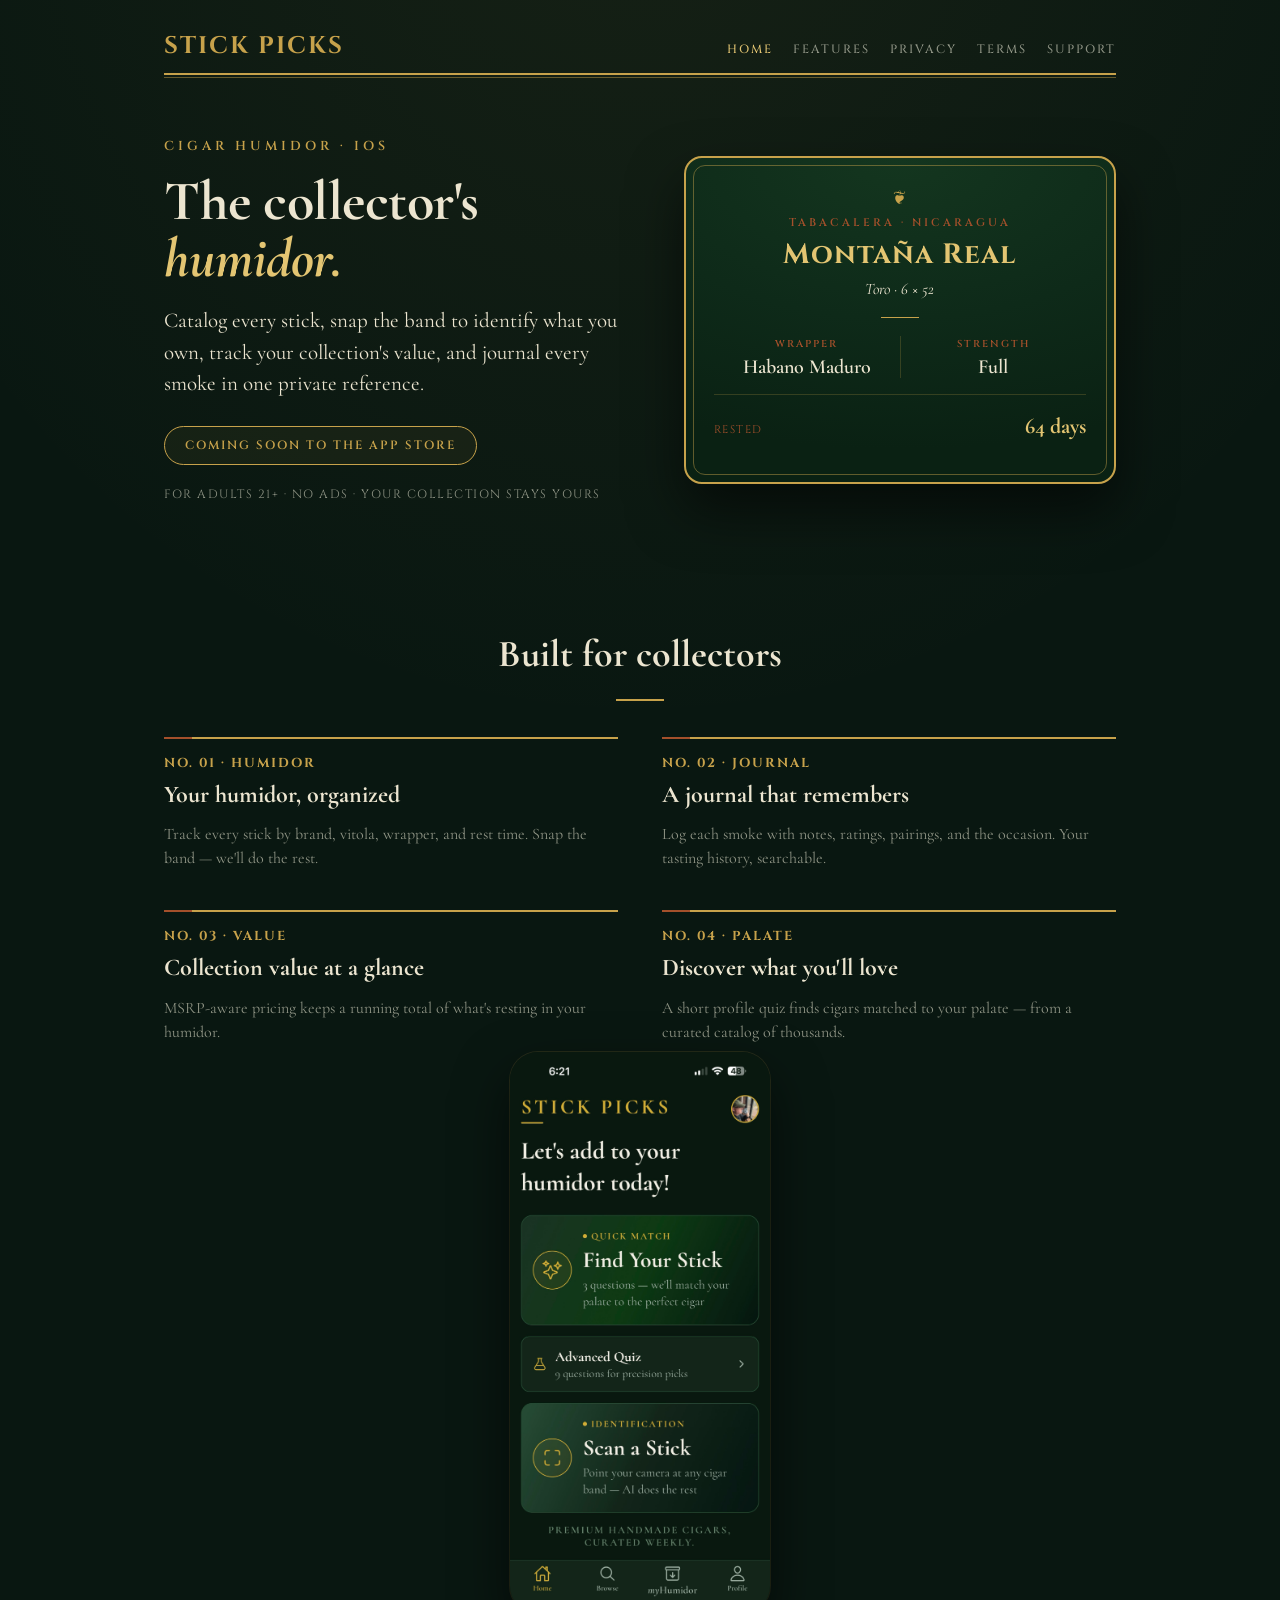
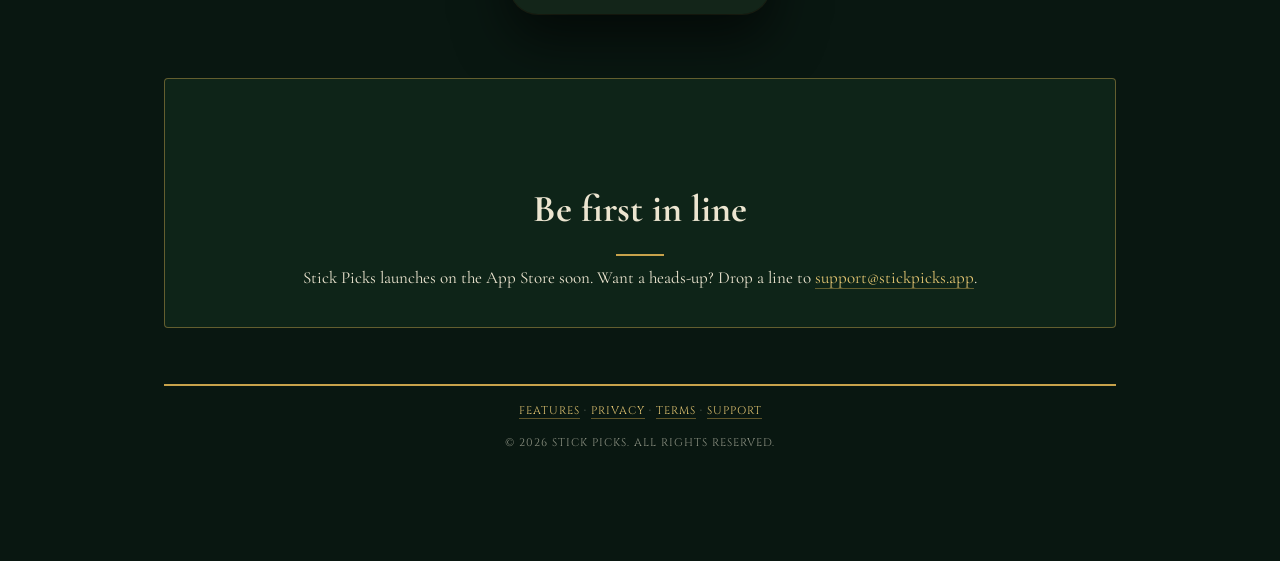
<file: index.html>
<!doctype html>
<html lang="en">
<head>
<meta charset="utf-8" />
<meta name="viewport" content="width=device-width, initial-scale=1" />
<title>Stick Picks — The Cigar Collector's Journal</title>
<meta name="description" content="A lifestyle and hobby app for adult cigar collectors. Catalog your humidor, track collection value, and journal your discoveries — all in one place." />
<meta property="og:title" content="Stick Picks — The Cigar Collector's Journal" />
<meta property="og:description" content="Catalog your humidor, track collection value, and journal your discoveries." />
<meta property="og:image" content="https://stickpicks.app/icon.png" />
<meta property="og:url" content="https://stickpicks.app" />
<meta name="theme-color" content="#0A1A0F" />
<link rel="icon" href="icon.png" />
<link rel="apple-touch-icon" href="icon.png" />
<link rel="stylesheet" href="style.css?v=20260426" />
</head>
<body>
<div class="container container--wide">
  <header class="site-header">
    <a href="index.html" class="site-wordmark">Stick Picks</a>
    <nav class="site-nav" aria-label="Main navigation">
      <a href="index.html" aria-current="page">Home</a>
      <a href="features.html">Features</a>
      <a href="privacy.html">Privacy</a>
      <a href="terms.html">Terms</a>
      <a href="support.html">Support</a>
    </nav>
  </header>
  <div class="band-rule" aria-hidden="true"></div>

  <section class="hero">
    <div class="hero-copy">
      <p class="eyebrow">Cigar humidor &middot; iOS</p>
      <h1>The collector's <em>humidor.</em></h1>
      <p class="hero-tagline">Catalog every stick, snap the band to identify what you own, track your collection's value, and journal every smoke in one private reference.</p>

      <p class="badge">Coming soon to the App Store</p>
      <p class="hero-trust">For adults 21+ &middot; No ads &middot; Your collection stays yours</p>
    </div>

    <aside class="cigarband" aria-label="Example cigar in your humidor">
      <p class="cigarband-flourish" aria-hidden="true">&#10086;</p>
      <p class="cigarband-house">Tabacalera &middot; Nicaragua</p>
      <p class="cigarband-name">Monta&ntilde;a Real</p>
      <p class="cigarband-vitola">Toro &middot; 6 &times; 52</p>

      <dl class="cigarband-stats">
        <div>
          <dt>Wrapper</dt>
          <dd>Habano Maduro</dd>
        </div>
        <div>
          <dt>Strength</dt>
          <dd>Full</dd>
        </div>
      </dl>

      <p class="cigarband-foot"><span>Rested</span><strong>64 days</strong></p>
    </aside>
  </section>

  <section class="features">
    <h2 class="section-title">Built for collectors</h2>

    <div class="feature-grid">
      <div class="feature">
        <div class="feature-icon">No. 01 &middot; Humidor</div>
        <h3>Your humidor, organized</h3>
        <p>Track every stick by brand, vitola, wrapper, and rest time. Snap the band — we'll do the rest.</p>
      </div>

      <div class="feature">
        <div class="feature-icon">No. 02 &middot; Journal</div>
        <h3>A journal that remembers</h3>
        <p>Log each smoke with notes, ratings, pairings, and the occasion. Your tasting history, searchable.</p>
      </div>

      <div class="feature">
        <div class="feature-icon">No. 03 &middot; Value</div>
        <h3>Collection value at a glance</h3>
        <p>MSRP-aware pricing keeps a running total of what's resting in your humidor.</p>
      </div>

      <div class="feature">
        <div class="feature-icon">No. 04 &middot; Palate</div>
        <h3>Discover what you'll love</h3>
        <p>A short profile quiz finds cigars matched to your palate &mdash; from a curated catalog of thousands.</p>
      </div>
    </div>

    <img src="assets/screenshots/02-home.png" alt="Stick Picks home screen showing Find Your Stick, Advanced Quiz, and Scan a Stick options" class="hero-shot" />
  </section>

  <section class="cta">
    <h2 class="section-title">Be first in line</h2>
    <p class="cta-body">
      Stick Picks launches on the App Store soon. Want a heads-up? Drop a line to
      <a href="mailto:support@stickpicks.app">support@stickpicks.app</a>.
    </p>
  </section>

  <hr class="footer-rule" />
  <p class="footer">
    <a href="features.html">Features</a> &middot;
    <a href="privacy.html">Privacy</a> &middot;
    <a href="terms.html">Terms</a> &middot;
    <a href="support.html">Support</a>
  </p>
  <p class="footer">&copy; 2026 Stick Picks. All rights reserved.</p>
</div>
</body>
</html>
</file>
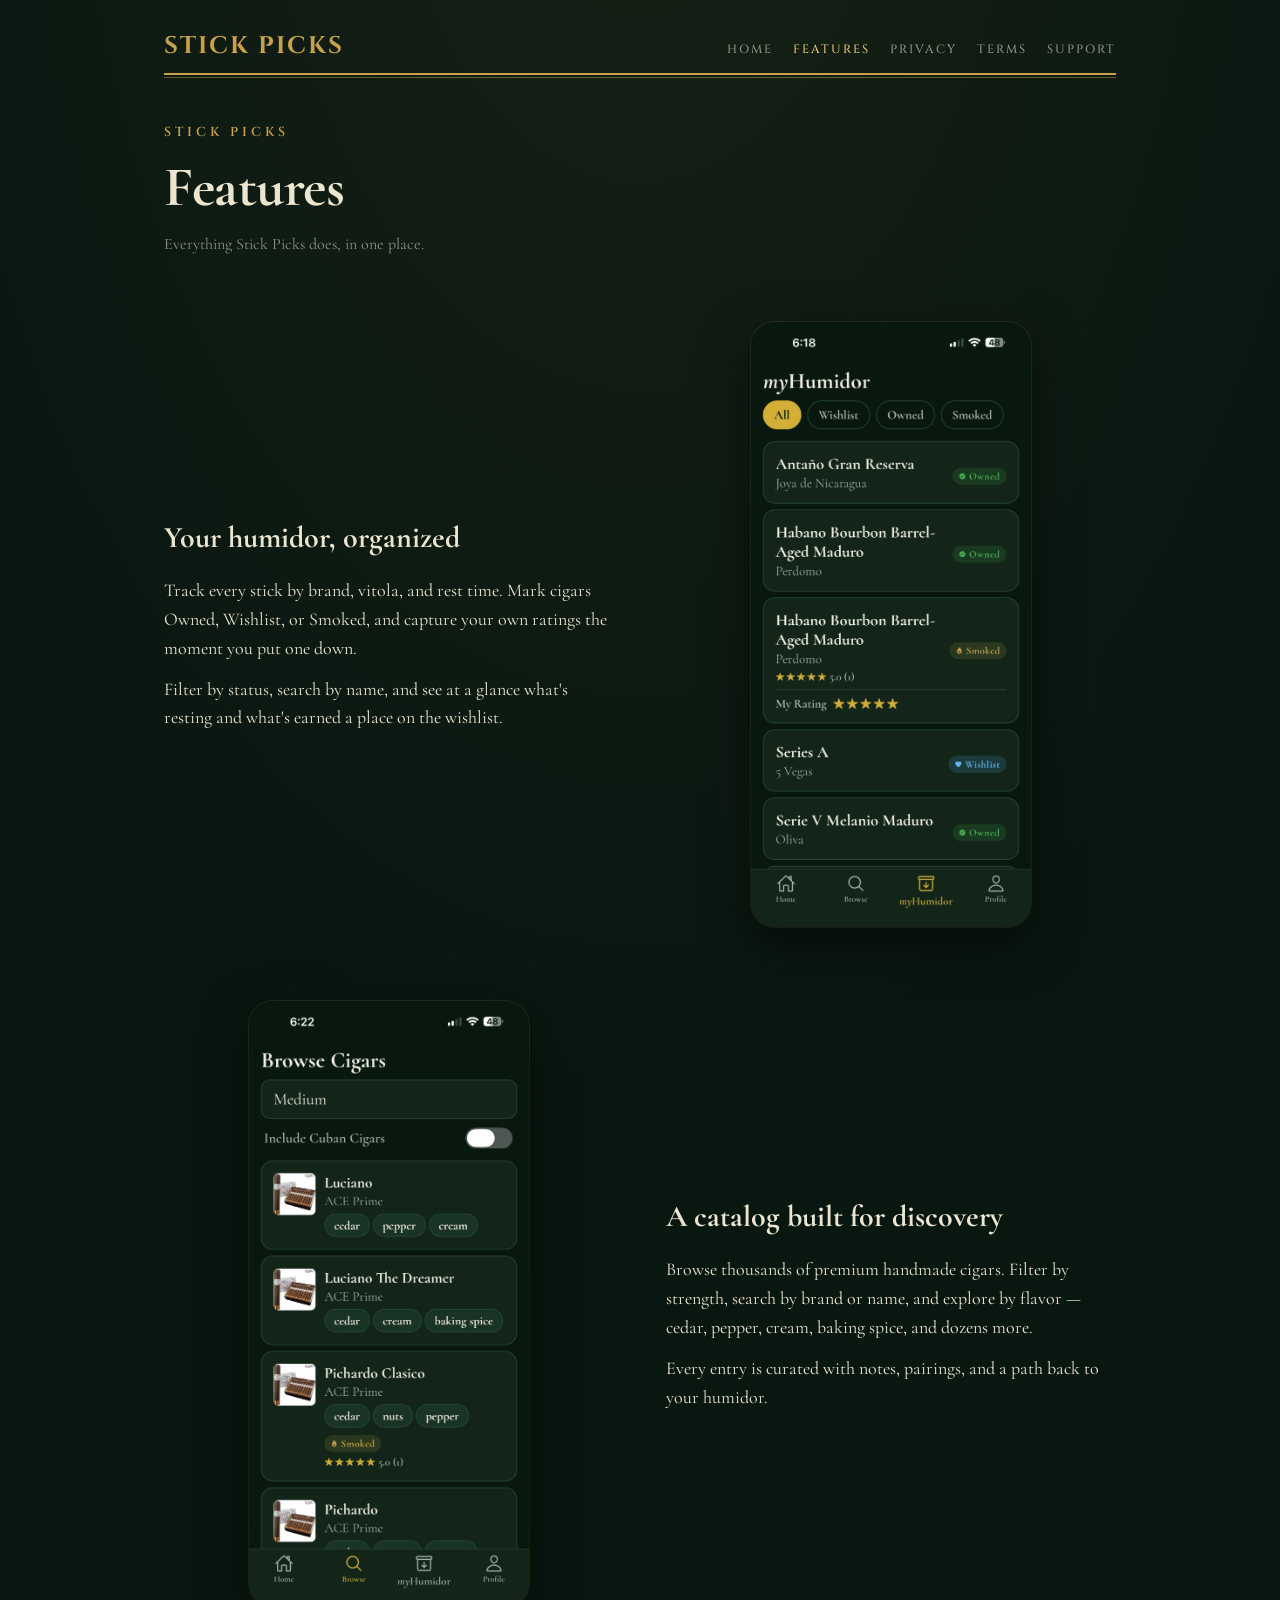
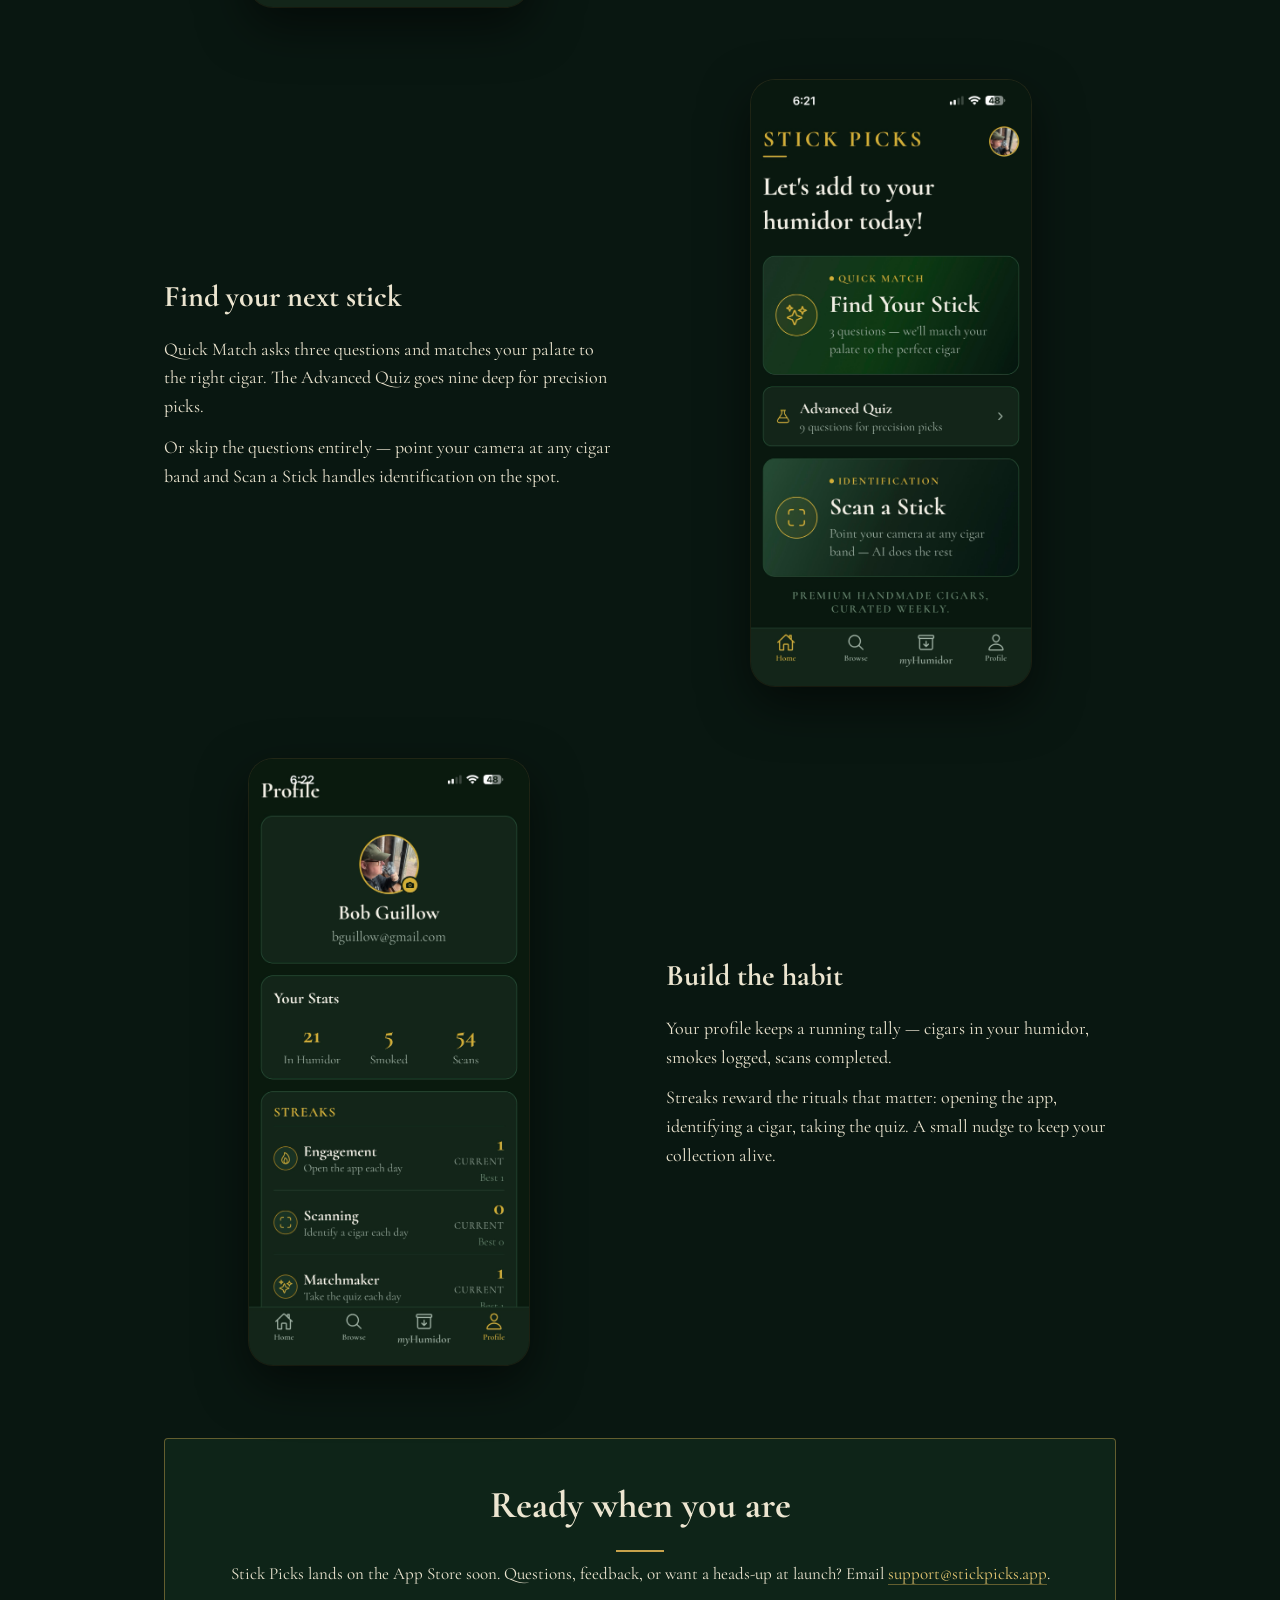
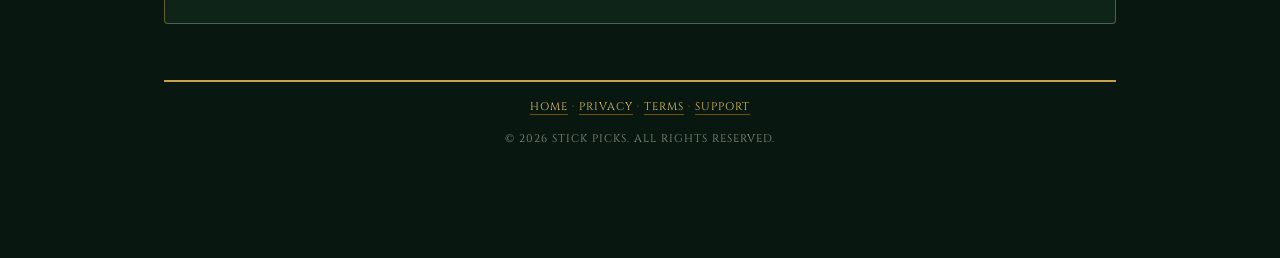
<file: features.html>
<!doctype html>
<html lang="en">
<head>
<meta charset="utf-8" />
<meta name="viewport" content="width=device-width, initial-scale=1" />
<title>Features — Stick Picks</title>
<meta name="description" content="A closer look at Stick Picks: humidor catalog, journal, cigar identification, palate-matching quiz, and curated browse." />
<link rel="icon" href="icon.png" />
<link rel="apple-touch-icon" href="icon.png" />
<link rel="stylesheet" href="style.css?v=20260426" />
</head>
<body>
<div class="container container--wide">
  <header class="site-header">
    <a href="index.html" class="site-wordmark">Stick Picks</a>
    <nav class="site-nav" aria-label="Main navigation">
      <a href="index.html">Home</a>
      <a href="features.html" aria-current="page">Features</a>
      <a href="privacy.html">Privacy</a>
      <a href="terms.html">Terms</a>
      <a href="support.html">Support</a>
    </nav>
  </header>
  <div class="band-rule" aria-hidden="true"></div>

  <p class="eyebrow">Stick Picks</p>
  <h1>Features</h1>
  <p class="effective">Everything Stick Picks does, in one place.</p>

  <section class="feature-row">
    <div class="feature-row-copy">
      <h3>Your humidor, organized</h3>
      <p>Track every stick by brand, vitola, and rest time. Mark cigars Owned, Wishlist, or Smoked, and capture your own ratings the moment you put one down.</p>
      <p>Filter by status, search by name, and see at a glance what's resting and what's earned a place on the wishlist.</p>
    </div>
    <div class="feature-row-shot">
      <img src="assets/screenshots/01-humidor.png" alt="myHumidor screen showing cigars tagged Owned, Wishlist, and Smoked with star ratings" />
    </div>
  </section>

  <section class="feature-row feature-row--reverse">
    <div class="feature-row-shot">
      <img src="assets/screenshots/04-browse-medium.png" alt="Browse Cigars filtered by Medium strength, showing cigars with flavor tags like cedar, pepper, and cream" />
    </div>
    <div class="feature-row-copy">
      <h3>A catalog built for discovery</h3>
      <p>Browse thousands of premium handmade cigars. Filter by strength, search by brand or name, and explore by flavor &mdash; cedar, pepper, cream, baking spice, and dozens more.</p>
      <p>Every entry is curated with notes, pairings, and a path back to your humidor.</p>
    </div>
  </section>

  <section class="feature-row">
    <div class="feature-row-copy">
      <h3>Find your next stick</h3>
      <p>Quick Match asks three questions and matches your palate to the right cigar. The Advanced Quiz goes nine deep for precision picks.</p>
      <p>Or skip the questions entirely &mdash; point your camera at any cigar band and Scan a Stick handles identification on the spot.</p>
    </div>
    <div class="feature-row-shot">
      <img src="assets/screenshots/02-home.png" alt="Stick Picks home screen with Find Your Stick, Advanced Quiz, and Scan a Stick" />
    </div>
  </section>

  <section class="feature-row feature-row--reverse">
    <div class="feature-row-shot">
      <img src="assets/screenshots/05-profile.png" alt="Profile screen showing humidor stats and engagement, scanning, and matchmaker streaks" />
    </div>
    <div class="feature-row-copy">
      <h3>Build the habit</h3>
      <p>Your profile keeps a running tally &mdash; cigars in your humidor, smokes logged, scans completed.</p>
      <p>Streaks reward the rituals that matter: opening the app, identifying a cigar, taking the quiz. A small nudge to keep your collection alive.</p>
    </div>
  </section>

  <section class="cta">
    <h2 class="section-title" style="margin-top: 0;">Ready when you are</h2>
    <p class="cta-body">
      Stick Picks lands on the App Store soon. Questions, feedback, or want a heads-up at launch? Email
      <a href="mailto:support@stickpicks.app">support@stickpicks.app</a>.
    </p>
  </section>

  <hr class="footer-rule" />
  <p class="footer">
    <a href="index.html">Home</a> &middot;
    <a href="privacy.html">Privacy</a> &middot;
    <a href="terms.html">Terms</a> &middot;
    <a href="support.html">Support</a>
  </p>
  <p class="footer">&copy; 2026 Stick Picks. All rights reserved.</p>
</div>
</body>
</html>
</file>
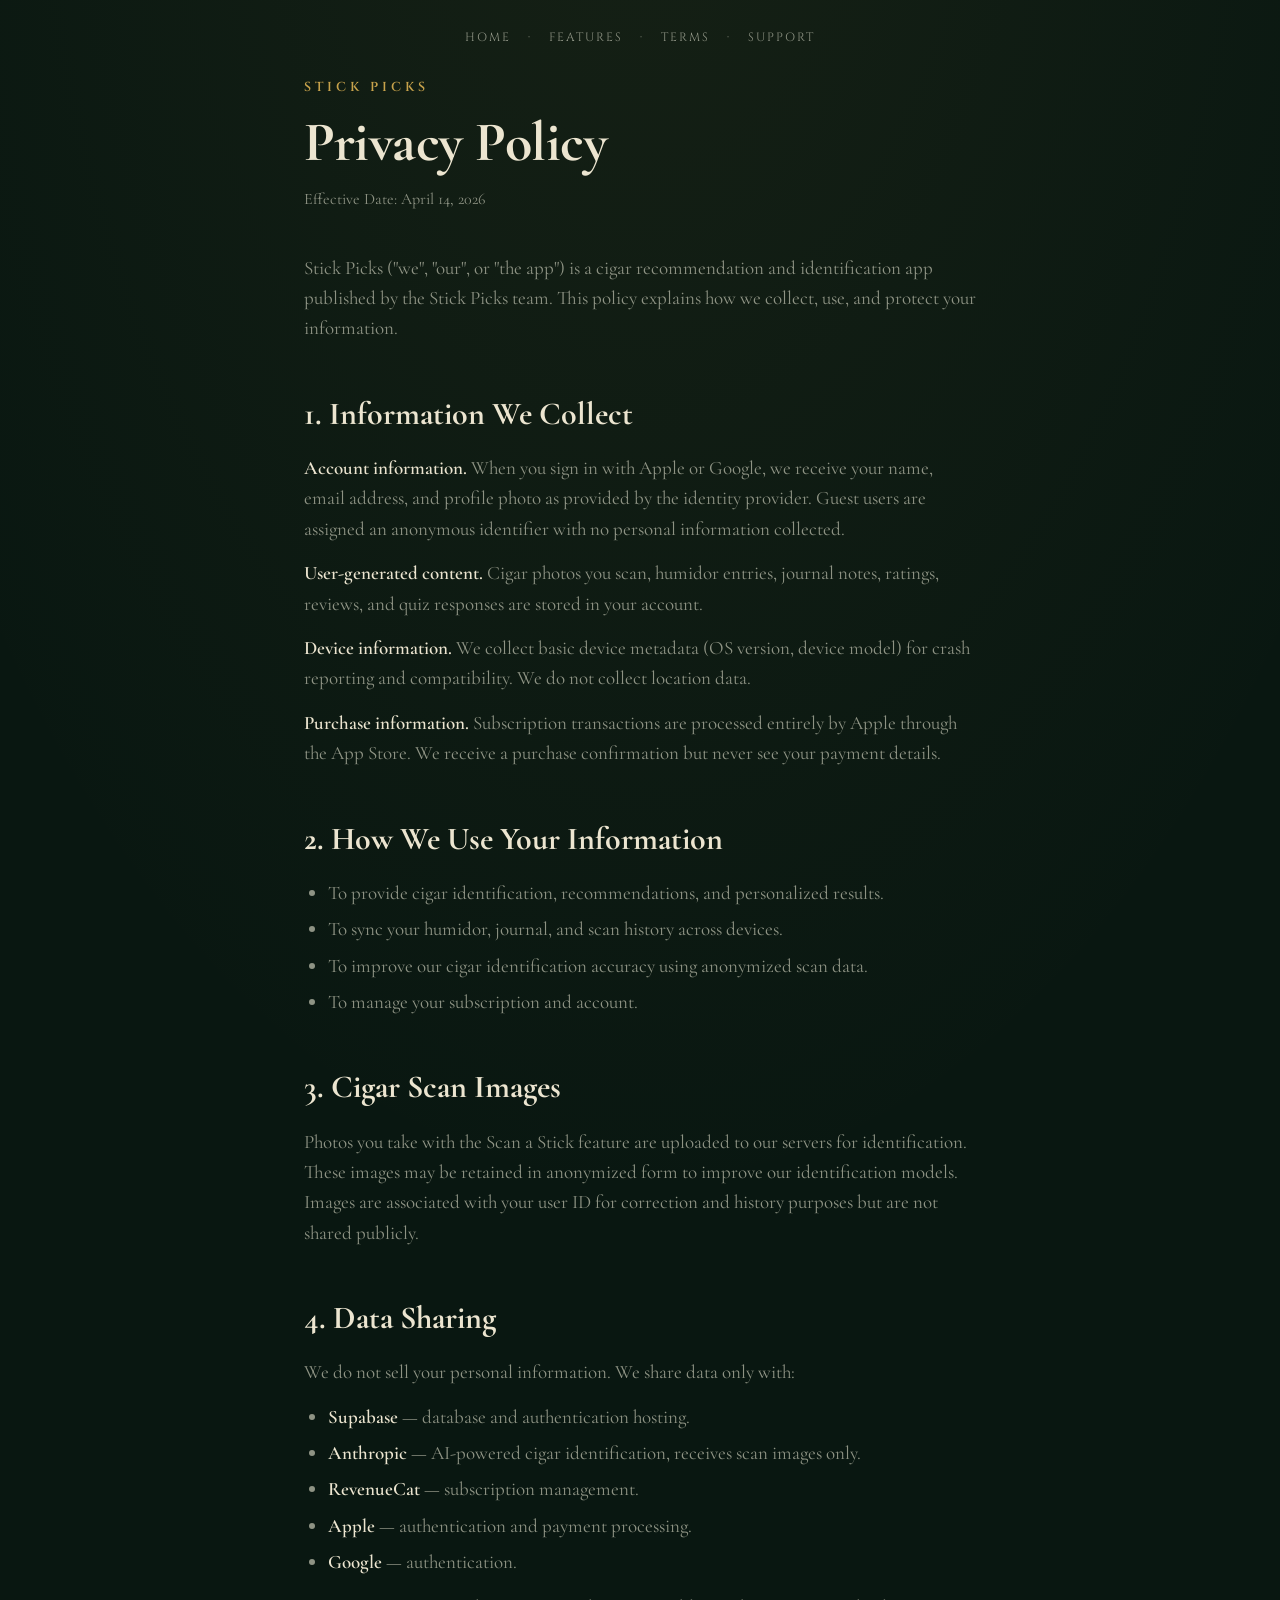
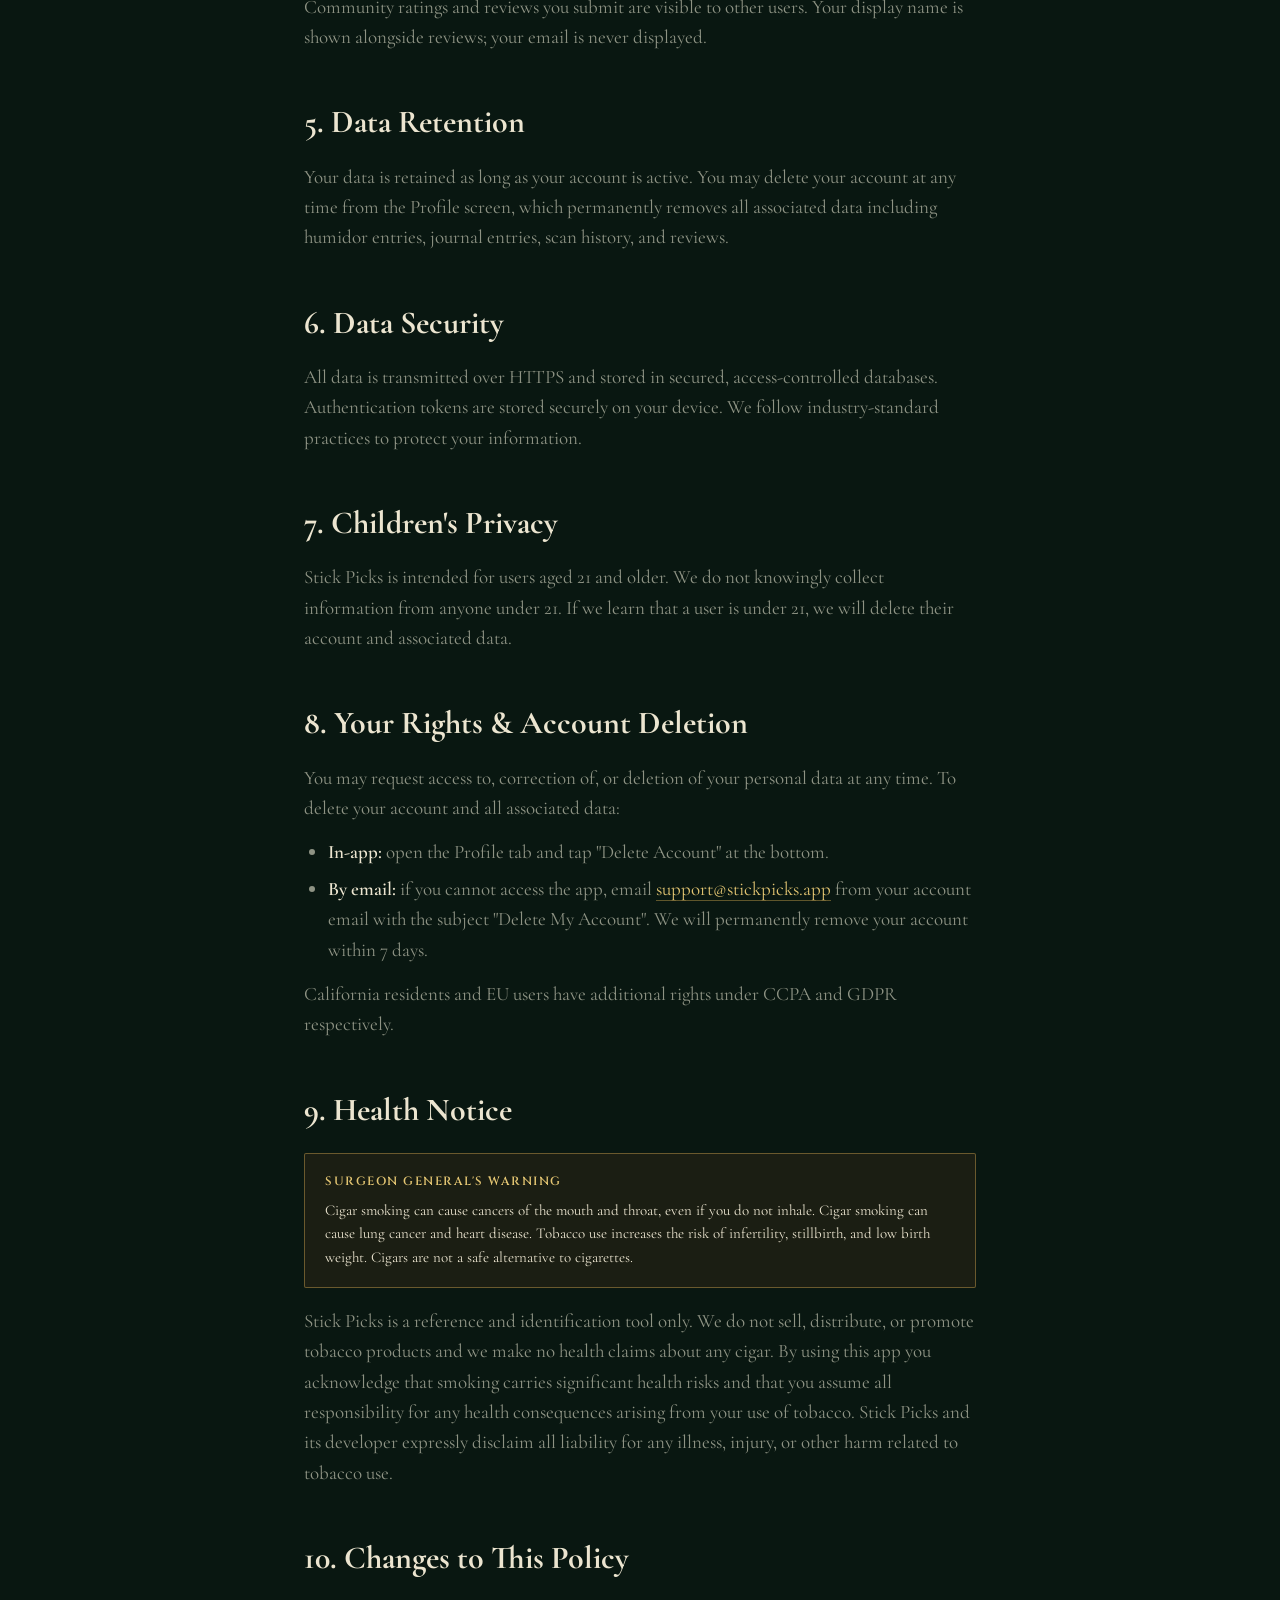
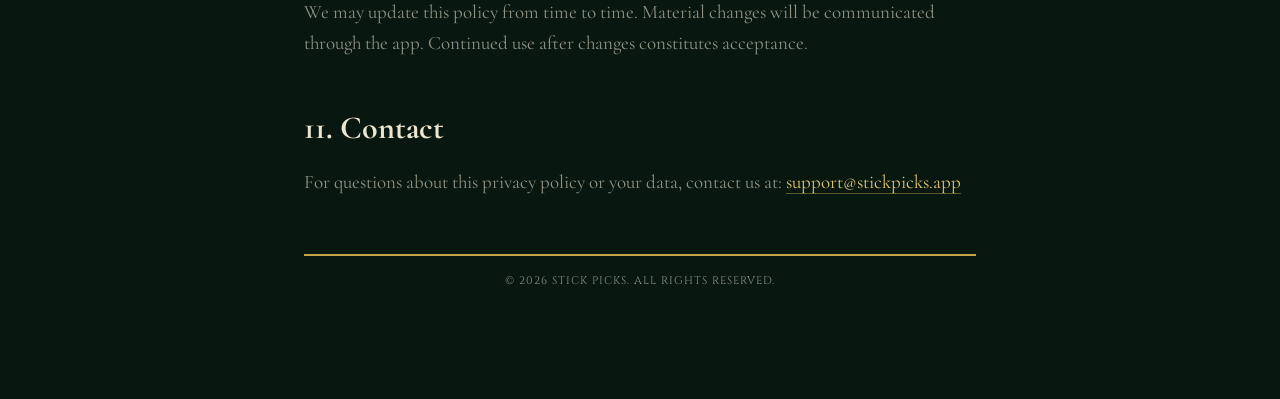
<file: privacy.html>
<!doctype html>
<html lang="en">
<head>
<meta charset="utf-8" />
<meta name="viewport" content="width=device-width, initial-scale=1" />
<title>Privacy Policy — Stick Picks</title>
<link rel="stylesheet" href="style.css?v=20260426" />
</head>
<body>
<div class="container">
  <p class="nav"><a href="index.html">Home</a> · <a href="features.html">Features</a> · <a href="terms.html">Terms</a> · <a href="support.html">Support</a></p>

  <p class="brand">Stick Picks</p>
  <h1>Privacy Policy</h1>
  <p class="effective">Effective Date: April 14, 2026</p>

  <p>
    Stick Picks ("we", "our", or "the app") is a cigar recommendation and
    identification app published by the Stick Picks team. This policy
    explains how we collect, use, and protect your information.
  </p>

  <h2>1. Information We Collect</h2>
  <p>
    <strong>Account information.</strong> When you sign in with Apple or Google,
    we receive your name, email address, and profile photo as provided by the
    identity provider. Guest users are assigned an anonymous identifier with no
    personal information collected.
  </p>
  <p>
    <strong>User-generated content.</strong> Cigar photos you scan, humidor
    entries, journal notes, ratings, reviews, and quiz responses are stored in
    your account.
  </p>
  <p>
    <strong>Device information.</strong> We collect basic device metadata
    (OS version, device model) for crash reporting and compatibility. We do
    not collect location data.
  </p>
  <p>
    <strong>Purchase information.</strong> Subscription transactions are
    processed entirely by Apple through the App Store. We receive a purchase
    confirmation but never see your payment details.
  </p>

  <h2>2. How We Use Your Information</h2>
  <ul>
    <li>To provide cigar identification, recommendations, and personalized results.</li>
    <li>To sync your humidor, journal, and scan history across devices.</li>
    <li>To improve our cigar identification accuracy using anonymized scan data.</li>
    <li>To manage your subscription and account.</li>
  </ul>

  <h2>3. Cigar Scan Images</h2>
  <p>
    Photos you take with the Scan a Stick feature are uploaded to our servers
    for identification. These images may be retained in anonymized form to
    improve our identification models. Images are associated with your user
    ID for correction and history purposes but are not shared publicly.
  </p>

  <h2>4. Data Sharing</h2>
  <p>We do not sell your personal information. We share data only with:</p>
  <ul>
    <li><strong>Supabase</strong> — database and authentication hosting.</li>
    <li><strong>Anthropic</strong> — AI-powered cigar identification, receives scan images only.</li>
    <li><strong>RevenueCat</strong> — subscription management.</li>
    <li><strong>Apple</strong> — authentication and payment processing.</li>
    <li><strong>Google</strong> — authentication.</li>
  </ul>
  <p>
    Community ratings and reviews you submit are visible to other users. Your
    display name is shown alongside reviews; your email is never displayed.
  </p>

  <h2>5. Data Retention</h2>
  <p>
    Your data is retained as long as your account is active. You may delete
    your account at any time from the Profile screen, which permanently
    removes all associated data including humidor entries, journal entries,
    scan history, and reviews.
  </p>

  <h2>6. Data Security</h2>
  <p>
    All data is transmitted over HTTPS and stored in secured, access-controlled
    databases. Authentication tokens are stored securely on your device. We
    follow industry-standard practices to protect your information.
  </p>

  <h2>7. Children's Privacy</h2>
  <p>
    Stick Picks is intended for users aged 21 and older. We do not knowingly
    collect information from anyone under 21. If we learn that a user is under
    21, we will delete their account and associated data.
  </p>

  <h2>8. Your Rights &amp; Account Deletion</h2>
  <p>
    You may request access to, correction of, or deletion of your personal
    data at any time. To delete your account and all associated data:
  </p>
  <ul>
    <li><strong>In-app:</strong> open the Profile tab and tap "Delete Account" at the bottom.</li>
    <li><strong>By email:</strong> if you cannot access the app, email
      <a href="mailto:support@stickpicks.app">support@stickpicks.app</a> from
      your account email with the subject "Delete My Account". We will
      permanently remove your account within 7 days.</li>
  </ul>
  <p>California residents and EU users have additional rights under CCPA and GDPR respectively.</p>

  <h2>9. Health Notice</h2>
  <div class="warning">
    <p class="warning-title">Surgeon General's Warning</p>
    <p class="warning-body">
      Cigar smoking can cause cancers of the mouth and throat, even if you do
      not inhale. Cigar smoking can cause lung cancer and heart disease.
      Tobacco use increases the risk of infertility, stillbirth, and low
      birth weight. Cigars are not a safe alternative to cigarettes.
    </p>
  </div>
  <p>
    Stick Picks is a reference and identification tool only. We do not sell,
    distribute, or promote tobacco products and we make no health claims about
    any cigar. By using this app you acknowledge that smoking carries
    significant health risks and that you assume all responsibility for any
    health consequences arising from your use of tobacco. Stick Picks and its
    developer expressly disclaim all liability for any illness, injury, or
    other harm related to tobacco use.
  </p>

  <h2>10. Changes to This Policy</h2>
  <p>
    We may update this policy from time to time. Material changes will be
    communicated through the app. Continued use after changes constitutes
    acceptance.
  </p>

  <h2>11. Contact</h2>
  <p>
    For questions about this privacy policy or your data, contact us at:
    <a href="mailto:support@stickpicks.app">support@stickpicks.app</a>
  </p>

  <hr class="footer-rule" />
  <p class="footer">© 2026 Stick Picks. All rights reserved.</p>
</div>
</body>
</html>
</file>
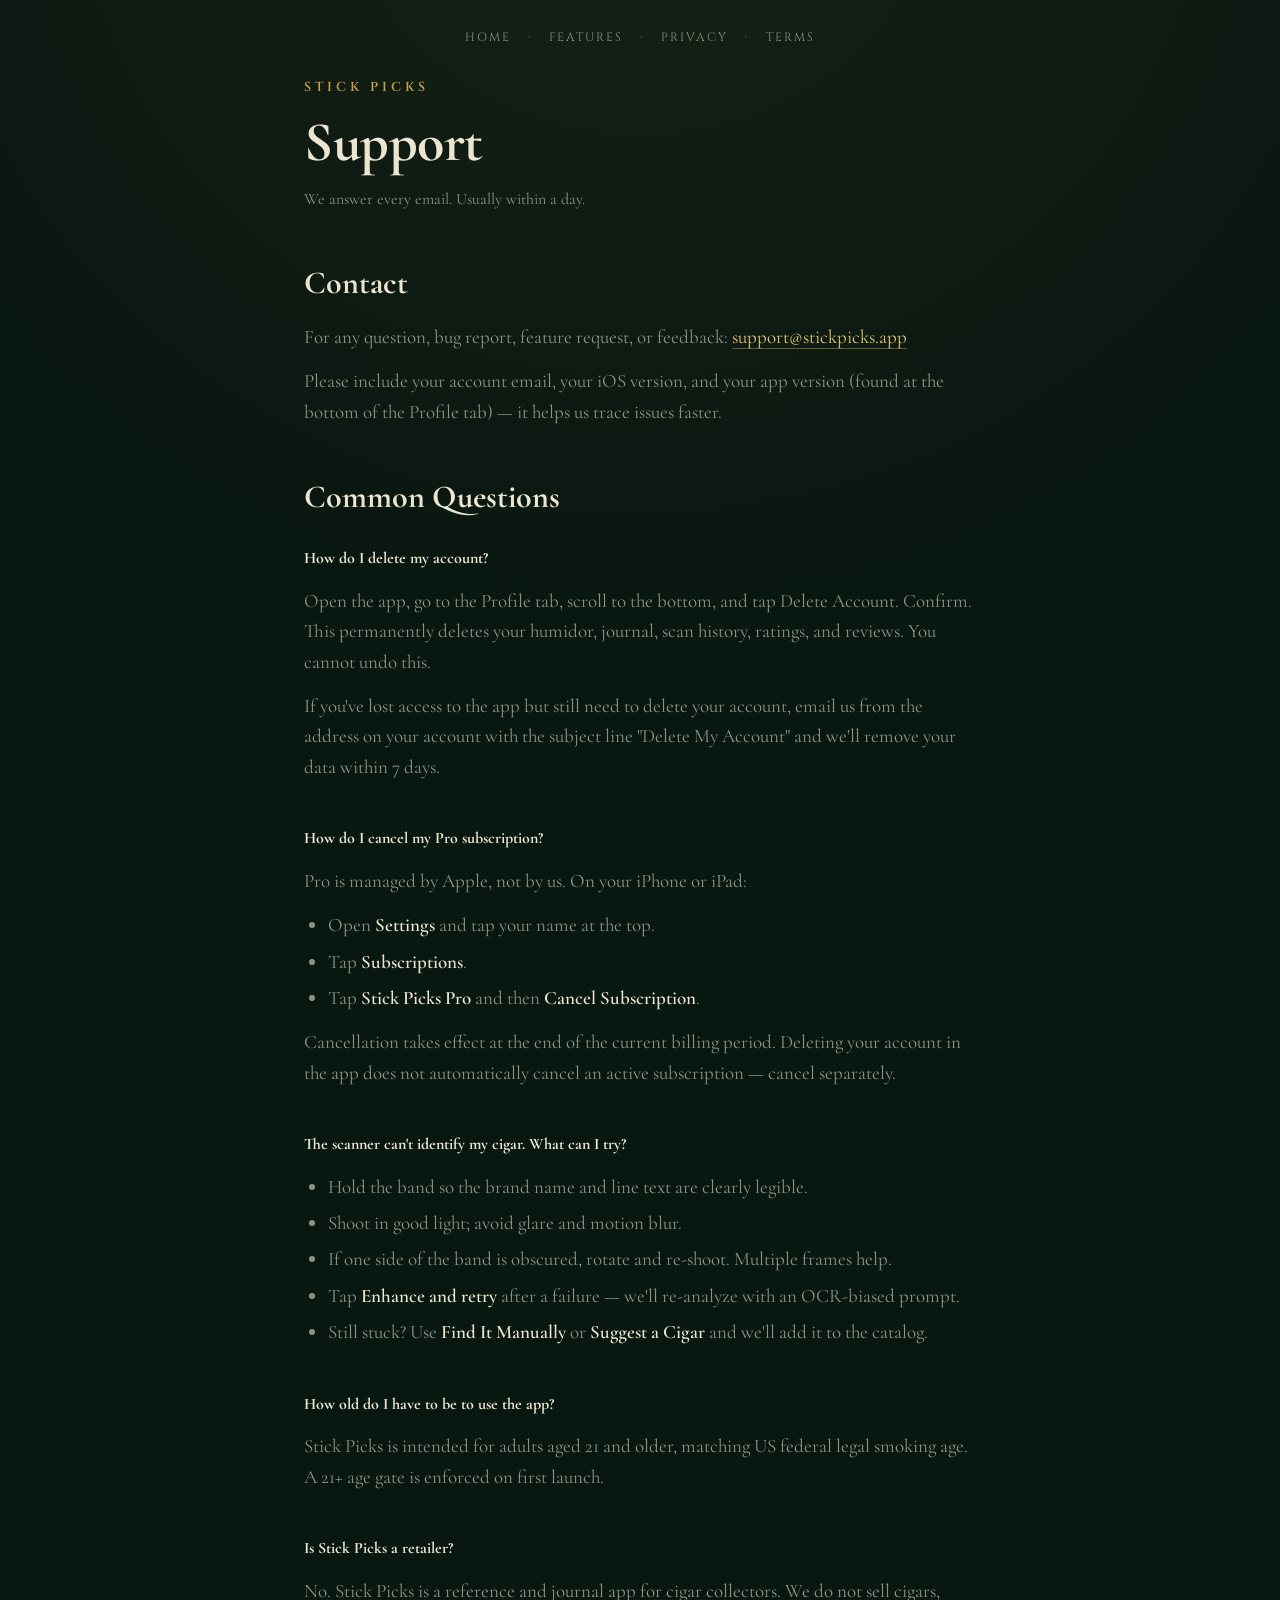
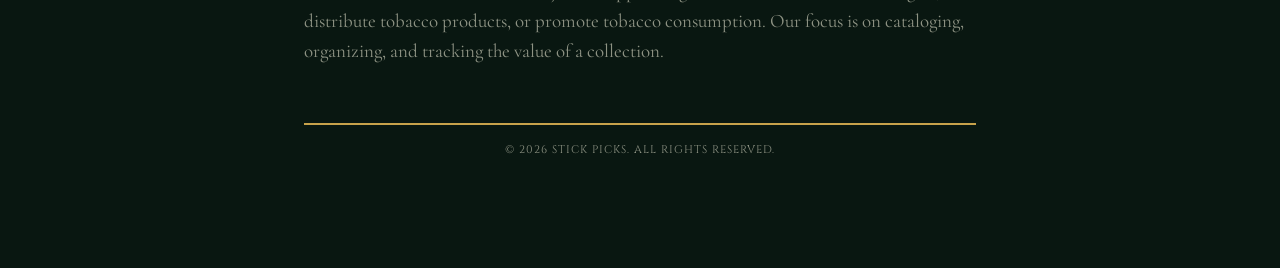
<file: support.html>
<!doctype html>
<html lang="en">
<head>
<meta charset="utf-8" />
<meta name="viewport" content="width=device-width, initial-scale=1" />
<title>Support — Stick Picks</title>
<link rel="stylesheet" href="style.css?v=20260426" />
</head>
<body>
<div class="container">
  <p class="nav"><a href="index.html">Home</a> · <a href="features.html">Features</a> · <a href="privacy.html">Privacy</a> · <a href="terms.html">Terms</a></p>

  <p class="brand">Stick Picks</p>
  <h1>Support</h1>
  <p class="effective">We answer every email. Usually within a day.</p>

  <h2>Contact</h2>
  <p>
    For any question, bug report, feature request, or feedback:
    <a href="mailto:support@stickpicks.app">support@stickpicks.app</a>
  </p>
  <p>
    Please include your account email, your iOS version, and your app version
    (found at the bottom of the Profile tab) — it helps us trace issues
    faster.
  </p>

  <h2>Common Questions</h2>

  <h2 style="font-size: 16px; margin-top: 24px;">How do I delete my account?</h2>
  <p>
    Open the app, go to the Profile tab, scroll to the bottom, and tap
    Delete Account. Confirm. This permanently deletes your humidor, journal,
    scan history, ratings, and reviews. You cannot undo this.
  </p>
  <p>
    If you've lost access to the app but still need to delete your account,
    email us from the address on your account with the subject line "Delete
    My Account" and we'll remove your data within 7 days.
  </p>

  <h2 style="font-size: 16px;">How do I cancel my Pro subscription?</h2>
  <p>
    Pro is managed by Apple, not by us. On your iPhone or iPad:
  </p>
  <ul>
    <li>Open <strong>Settings</strong> and tap your name at the top.</li>
    <li>Tap <strong>Subscriptions</strong>.</li>
    <li>Tap <strong>Stick Picks Pro</strong> and then <strong>Cancel Subscription</strong>.</li>
  </ul>
  <p>
    Cancellation takes effect at the end of the current billing period.
    Deleting your account in the app does not automatically cancel an active
    subscription — cancel separately.
  </p>

  <h2 style="font-size: 16px;">The scanner can't identify my cigar. What can I try?</h2>
  <ul>
    <li>Hold the band so the brand name and line text are clearly legible.</li>
    <li>Shoot in good light; avoid glare and motion blur.</li>
    <li>If one side of the band is obscured, rotate and re-shoot. Multiple frames help.</li>
    <li>Tap <strong>Enhance and retry</strong> after a failure — we'll re-analyze with an OCR-biased prompt.</li>
    <li>Still stuck? Use <strong>Find It Manually</strong> or <strong>Suggest a Cigar</strong> and we'll add it to the catalog.</li>
  </ul>

  <h2 style="font-size: 16px;">How old do I have to be to use the app?</h2>
  <p>
    Stick Picks is intended for adults aged 21 and older, matching US federal
    legal smoking age. A 21+ age gate is enforced on first launch.
  </p>

  <h2 style="font-size: 16px;">Is Stick Picks a retailer?</h2>
  <p>
    No. Stick Picks is a reference and journal app for cigar collectors. We do
    not sell cigars, distribute tobacco products, or promote tobacco
    consumption. Our focus is on cataloging, organizing, and tracking the
    value of a collection.
  </p>

  <hr class="footer-rule" />
  <p class="footer">© 2026 Stick Picks. All rights reserved.</p>
</div>
</body>
</html>
</file>
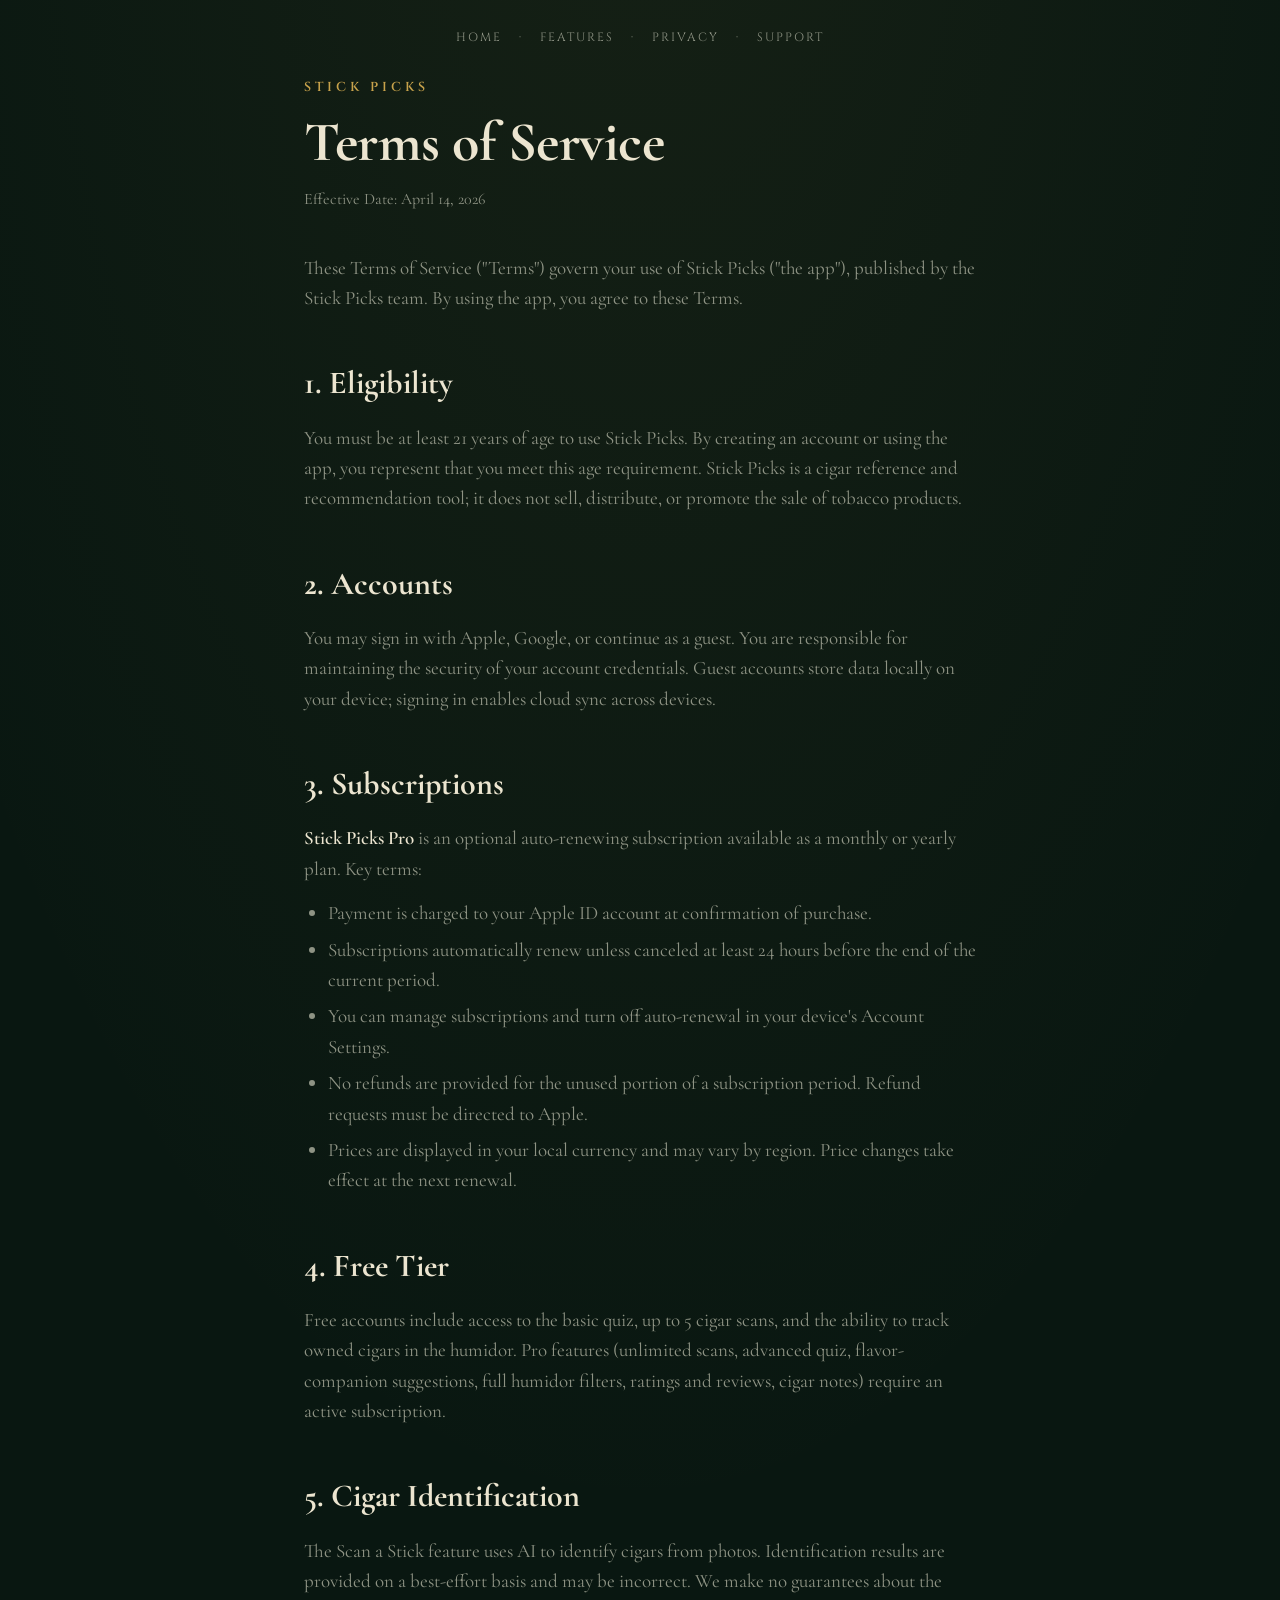
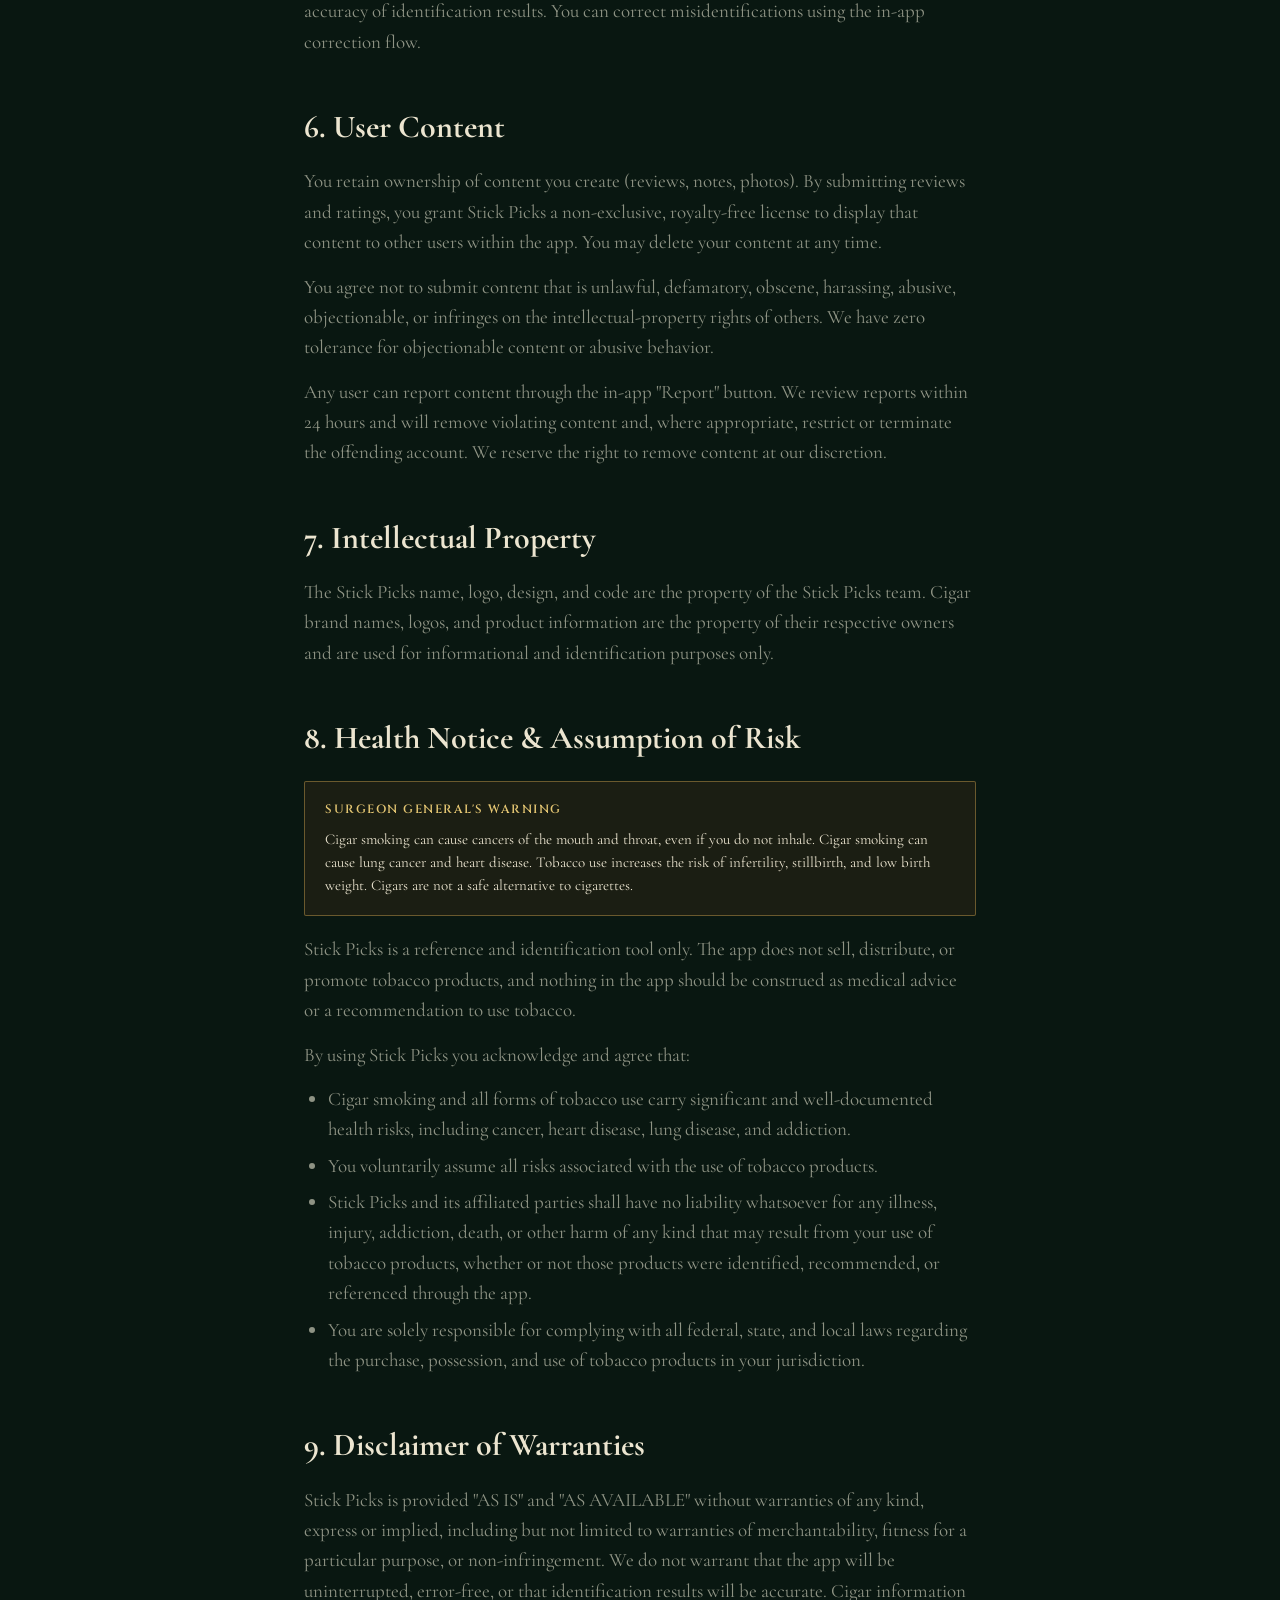
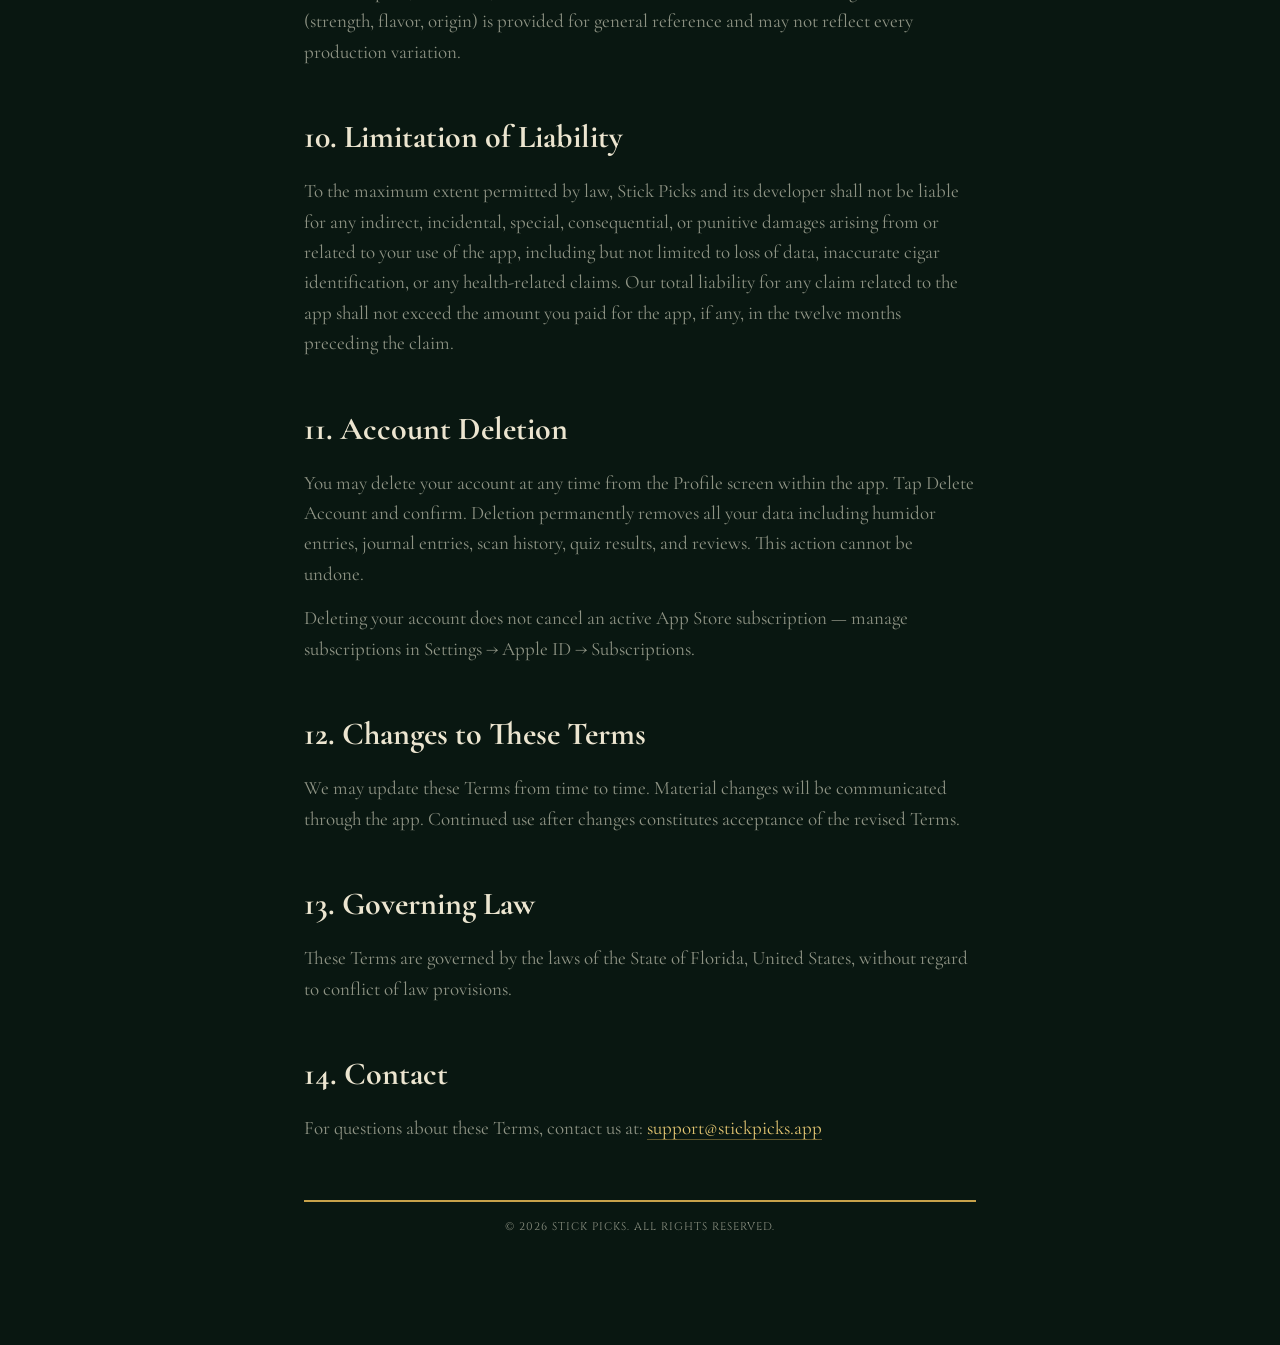
<file: terms.html>
<!doctype html>
<html lang="en">
<head>
<meta charset="utf-8" />
<meta name="viewport" content="width=device-width, initial-scale=1" />
<title>Terms of Use — Stick Picks</title>
<link rel="stylesheet" href="style.css?v=20260426" />
</head>
<body>
<div class="container">
  <p class="nav"><a href="index.html">Home</a> · <a href="features.html">Features</a> · <a href="privacy.html">Privacy</a> · <a href="support.html">Support</a></p>

  <p class="brand">Stick Picks</p>
  <h1>Terms of Service</h1>
  <p class="effective">Effective Date: April 14, 2026</p>

  <p>
    These Terms of Service ("Terms") govern your use of Stick Picks ("the
    app"), published by the Stick Picks team. By using the app, you agree to
    these Terms.
  </p>

  <h2>1. Eligibility</h2>
  <p>
    You must be at least 21 years of age to use Stick Picks. By creating an
    account or using the app, you represent that you meet this age
    requirement. Stick Picks is a cigar reference and recommendation tool;
    it does not sell, distribute, or promote the sale of tobacco products.
  </p>

  <h2>2. Accounts</h2>
  <p>
    You may sign in with Apple, Google, or continue as a guest. You are
    responsible for maintaining the security of your account credentials.
    Guest accounts store data locally on your device; signing in enables
    cloud sync across devices.
  </p>

  <h2>3. Subscriptions</h2>
  <p>
    <strong>Stick Picks Pro</strong> is an optional auto-renewing subscription
    available as a monthly or yearly plan. Key terms:
  </p>
  <ul>
    <li>Payment is charged to your Apple ID account at confirmation of purchase.</li>
    <li>Subscriptions automatically renew unless canceled at least 24 hours before the end of the current period.</li>
    <li>You can manage subscriptions and turn off auto-renewal in your device's Account Settings.</li>
    <li>No refunds are provided for the unused portion of a subscription period. Refund requests must be directed to Apple.</li>
    <li>Prices are displayed in your local currency and may vary by region. Price changes take effect at the next renewal.</li>
  </ul>

  <h2>4. Free Tier</h2>
  <p>
    Free accounts include access to the basic quiz, up to 5 cigar scans, and
    the ability to track owned cigars in the humidor. Pro features (unlimited
    scans, advanced quiz, flavor-companion suggestions, full humidor filters,
    ratings and reviews, cigar notes) require an active subscription.
  </p>

  <h2>5. Cigar Identification</h2>
  <p>
    The Scan a Stick feature uses AI to identify cigars from photos.
    Identification results are provided on a best-effort basis and may be
    incorrect. We make no guarantees about the accuracy of identification
    results. You can correct misidentifications using the in-app correction
    flow.
  </p>

  <h2>6. User Content</h2>
  <p>
    You retain ownership of content you create (reviews, notes, photos). By
    submitting reviews and ratings, you grant Stick Picks a non-exclusive,
    royalty-free license to display that content to other users within the
    app. You may delete your content at any time.
  </p>
  <p>
    You agree not to submit content that is unlawful, defamatory, obscene,
    harassing, abusive, objectionable, or infringes on the intellectual-property
    rights of others. We have zero tolerance for objectionable content or
    abusive behavior.
  </p>
  <p>
    Any user can report content through the in-app "Report" button. We review
    reports within 24 hours and will remove violating content and, where
    appropriate, restrict or terminate the offending account. We reserve the
    right to remove content at our discretion.
  </p>

  <h2>7. Intellectual Property</h2>
  <p>
    The Stick Picks name, logo, design, and code are the property of the
    Stick Picks team. Cigar brand names, logos, and product information are
    the property of their respective owners and are used for informational
    and identification purposes only.
  </p>

  <h2>8. Health Notice &amp; Assumption of Risk</h2>
  <div class="warning">
    <p class="warning-title">Surgeon General's Warning</p>
    <p class="warning-body">
      Cigar smoking can cause cancers of the mouth and throat, even if you do
      not inhale. Cigar smoking can cause lung cancer and heart disease.
      Tobacco use increases the risk of infertility, stillbirth, and low
      birth weight. Cigars are not a safe alternative to cigarettes.
    </p>
  </div>
  <p>
    Stick Picks is a reference and identification tool only. The app does not
    sell, distribute, or promote tobacco products, and nothing in the app
    should be construed as medical advice or a recommendation to use tobacco.
  </p>
  <p>By using Stick Picks you acknowledge and agree that:</p>
  <ul>
    <li>Cigar smoking and all forms of tobacco use carry significant and well-documented health risks, including cancer, heart disease, lung disease, and addiction.</li>
    <li>You voluntarily assume all risks associated with the use of tobacco products.</li>
    <li>Stick Picks and its affiliated parties shall have no liability whatsoever for any illness, injury, addiction, death, or other harm of any kind that may result from your use of tobacco products, whether or not those products were identified, recommended, or referenced through the app.</li>
    <li>You are solely responsible for complying with all federal, state, and local laws regarding the purchase, possession, and use of tobacco products in your jurisdiction.</li>
  </ul>

  <h2>9. Disclaimer of Warranties</h2>
  <p>
    Stick Picks is provided "AS IS" and "AS AVAILABLE" without warranties of
    any kind, express or implied, including but not limited to warranties of
    merchantability, fitness for a particular purpose, or non-infringement.
    We do not warrant that the app will be uninterrupted, error-free, or that
    identification results will be accurate. Cigar information (strength,
    flavor, origin) is provided for general reference and may not reflect
    every production variation.
  </p>

  <h2>10. Limitation of Liability</h2>
  <p>
    To the maximum extent permitted by law, Stick Picks and its developer
    shall not be liable for any indirect, incidental, special, consequential,
    or punitive damages arising from or related to your use of the app,
    including but not limited to loss of data, inaccurate cigar identification,
    or any health-related claims. Our total liability for any claim related
    to the app shall not exceed the amount you paid for the app, if any, in
    the twelve months preceding the claim.
  </p>

  <h2>11. Account Deletion</h2>
  <p>
    You may delete your account at any time from the Profile screen within
    the app. Tap Delete Account and confirm. Deletion permanently removes all
    your data including humidor entries, journal entries, scan history, quiz
    results, and reviews. This action cannot be undone.
  </p>
  <p>
    Deleting your account does not cancel an active App Store subscription —
    manage subscriptions in Settings → Apple ID → Subscriptions.
  </p>

  <h2>12. Changes to These Terms</h2>
  <p>
    We may update these Terms from time to time. Material changes will be
    communicated through the app. Continued use after changes constitutes
    acceptance of the revised Terms.
  </p>

  <h2>13. Governing Law</h2>
  <p>
    These Terms are governed by the laws of the State of Florida, United
    States, without regard to conflict of law provisions.
  </p>

  <h2>14. Contact</h2>
  <p>
    For questions about these Terms, contact us at:
    <a href="mailto:support@stickpicks.app">support@stickpicks.app</a>
  </p>

  <hr class="footer-rule" />
  <p class="footer">© 2026 Stick Picks. All rights reserved.</p>
</div>
</body>
</html>
</file>
<file: style.css>
/* Stick Picks marketing + legal stylesheet.
   "Humidor crest" aesthetic: a heraldic cigar-band identity. The signature
   element is a gold-on-green band medallion (the ornate paper ring around a
   cigar), framed in double gilt rules and set in engraved Roman capitals.
   Masthead + two-column band hero + ledger features make the page read like a
   collector's humidor catalog rather than a generic centered landing.
   Deep humidor green + antique gold, Cinzel crest caps + Cormorant body. */

@import url('https://fonts.googleapis.com/css2?family=Cinzel:wght@500;600;700&family=Cormorant+Garamond:ital,wght@0,400;0,500;0,600;0,700;1,400;1,500&display=swap');

:root {
  --bg: #091711;          /* humidor green-black */
  --bg2: #0E2418;
  --card: #13251A;
  --crest: #0E2A19;       /* band medallion green field */
  --text: #ECE5D0;        /* warm parchment */
  --muted: #8E9384;
  --gold: #C7A24B;
  --gold-bright: #E3C572;
  --ember: #A4502B;       /* tobacco / cigar-ember accent */
  --line: rgba(199, 162, 75, 0.22);
  --line-strong: rgba(199, 162, 75, 0.46);

  /* legacy aliases */
  --accent: var(--gold);
  --border: var(--line);
}

* { box-sizing: border-box; }

html, body {
  margin: 0;
  padding: 0;
  background: var(--bg);
  color: var(--text);
  font-family: 'Cormorant Garamond', Georgia, 'Times New Roman', serif;
  font-size: 19px;
  line-height: 1.6;
}
body {
  background-image:
    radial-gradient(110% 70% at 50% -8%, rgba(199, 162, 75, 0.07), transparent 60%);
  background-repeat: no-repeat;
}

a {
  color: var(--gold-bright);
  text-decoration: none;
  border-bottom: 1px solid var(--line-strong);
  transition: border-color 0.2s, color 0.2s;
}
a:hover { border-bottom-color: var(--gold-bright); color: var(--gold-bright); }

.container {
  max-width: 720px;
  margin: 0 auto;
  padding: 28px 24px 96px;
}
.container--wide { max-width: 1000px; }

/* ----- Masthead ----------------------------------------------------------- */
.site-header {
  display: flex;
  align-items: baseline;
  justify-content: space-between;
  gap: 24px;
  flex-wrap: wrap;
  padding: 6px 0 14px;
}
.site-wordmark {
  font-family: 'Cinzel', Georgia, serif;
  font-weight: 700;
  font-size: 24px;
  letter-spacing: 2px;
  text-transform: uppercase;
  color: var(--gold);
  border-bottom: none;
  line-height: 1;
}
.site-wordmark:hover { color: var(--gold-bright); }
.site-nav {
  display: flex;
  flex-wrap: wrap;
  gap: 20px;
  font-family: 'Cinzel', Georgia, serif;
  font-weight: 500;
  font-size: 12px;
  letter-spacing: 2px;
  text-transform: uppercase;
}
.site-nav a { color: var(--muted); border-bottom: none; }
.site-nav a:hover,
.site-nav a[aria-current='page'] { color: var(--gold-bright); }

/* double gilt rule, the gold edge of a cigar band */
.band-rule {
  height: 5px;
  border-top: 2px solid var(--gold);
  border-bottom: 1px solid var(--line-strong);
  margin: 0 0 44px;
}

/* legacy centered nav (legal pages still emit <p class="nav">) */
.nav {
  text-align: center;
  margin-bottom: 30px;
  font-family: 'Cinzel', Georgia, serif;
  font-size: 12px;
  letter-spacing: 2px;
  text-transform: uppercase;
}
.nav a { margin: 0 12px; color: var(--muted); border-bottom: none; }
.nav a:hover { color: var(--gold-bright); }

/* ----- Headings ----------------------------------------------------------- */
.brand {
  font-family: 'Cinzel', Georgia, serif;
  font-size: 13px;
  font-weight: 600;
  color: var(--gold);
  letter-spacing: 4px;
  text-transform: uppercase;
  margin: 0 0 16px;
}
.eyebrow {
  font-family: 'Cinzel', Georgia, serif;
  font-size: 13px;
  font-weight: 600;
  color: var(--gold);
  letter-spacing: 4px;
  text-transform: uppercase;
  margin: 0 0 16px;
}
h1 {
  font-family: 'Cormorant Garamond', Georgia, serif;
  font-size: 56px;
  font-weight: 700;
  line-height: 1.02;
  color: var(--text);
  letter-spacing: -0.5px;
  margin: 0 0 16px;
}
h1 em { font-style: italic; color: var(--gold-bright); }
h2 {
  font-family: 'Cormorant Garamond', Georgia, serif;
  font-size: 32px;
  font-weight: 700;
  color: var(--text);
  margin: 44px 0 14px;
}
h3 {
  font-family: 'Cormorant Garamond', Georgia, serif;
  font-size: 24px;
  font-weight: 700;
  color: var(--text);
  margin: 26px 0 10px;
}
.section-title {
  font-family: 'Cormorant Garamond', Georgia, serif;
  text-align: center;
  font-size: 38px;
  font-weight: 700;
  margin: 64px 0 8px;
}
.section-title::after {
  content: '';
  display: block;
  width: 48px;
  height: 2px;
  background: var(--gold);
  margin: 14px auto 0;
}
.effective { font-size: 16px; color: var(--muted); margin: 0 0 40px; }

p { color: var(--muted); margin: 0 0 14px; }
ul, ol { margin: 0 0 14px; padding-left: 24px; color: var(--muted); }
li { margin-bottom: 6px; }
strong { color: var(--text); font-weight: 600; }

/* ----- Hero --------------------------------------------------------------- */
.hero {
  display: grid;
  grid-template-columns: 1.04fr 0.96fr;
  gap: 52px;
  align-items: center;
  padding: 14px 0 56px;
  text-align: left;
}
.hero-copy { min-width: 0; }
.hero-icon { display: none; }     /* the band crest is the hero visual */
.hero h1 { font-size: 56px; text-align: left; margin: 0 0 18px; }
.hero-tagline {
  font-size: 21px;
  line-height: 1.5;
  color: var(--text);
  margin: 0 0 26px;
  max-width: 30em;
}
.badge {
  display: inline-block;
  font-family: 'Cinzel', Georgia, serif;
  font-size: 12px;
  font-weight: 600;
  letter-spacing: 2px;
  text-transform: uppercase;
  color: var(--gold);
  border: 1px solid var(--gold);
  border-radius: 999px;
  padding: 9px 20px;
  margin: 0 0 20px;
  background: rgba(199, 162, 75, 0.06);
}
.hero-trust {
  font-family: 'Cinzel', Georgia, serif;
  font-size: 12px;
  letter-spacing: 1.5px;
  text-transform: uppercase;
  color: var(--muted);
  margin: 0;
}
/* the in-app screenshot, demoted out of the hero; shown lower on the page */
.hero-shot {
  display: block;
  margin: 8px auto 0;
  max-width: 260px;
  width: 100%;
  height: auto;
  border-radius: 28px;
  box-shadow: 0 24px 54px rgba(0, 0, 0, 0.6),
              0 0 0 1px rgba(199, 162, 75, 0.15);
}

/* ----- The cigar-band crest (signature component) ------------------------- */
.cigarband {
  position: relative;
  background:
    radial-gradient(120% 90% at 50% 0%, #14361F 0%, var(--crest) 55%, #0A2113 100%);
  border: 2px solid var(--gold);
  border-radius: 18px;
  padding: 30px 28px 24px;
  text-align: center;
  box-shadow: 0 26px 54px rgba(0, 0, 0, 0.55);
}
/* inner gilt hairline frame, the double edge of a band */
.cigarband::before {
  content: '';
  position: absolute;
  inset: 7px;
  border: 1px solid var(--line-strong);
  border-radius: 12px;
  pointer-events: none;
}
.cigarband-flourish {
  font-size: 18px;
  color: var(--gold);
  line-height: 1;
  margin: 0 0 8px;
}
.cigarband-house {
  font-family: 'Cinzel', Georgia, serif;
  font-weight: 600;
  font-size: 11px;
  letter-spacing: 3px;
  text-transform: uppercase;
  color: var(--ember);
  margin: 0 0 8px;
}
.cigarband-name {
  font-family: 'Cinzel', Georgia, serif;
  font-weight: 700;
  font-size: 28px;
  letter-spacing: 1px;
  line-height: 1.05;
  color: var(--gold-bright);
  margin: 0 0 8px;
}
.cigarband-vitola {
  font-style: italic;
  font-size: 16px;
  color: var(--text);
  margin: 0 0 18px;
}
.cigarband-vitola::after {
  content: '';
  display: block;
  width: 38px;
  height: 1px;
  background: var(--gold);
  margin: 14px auto 0;
}
.cigarband-stats {
  display: grid;
  grid-template-columns: 1fr 1fr;
  margin: 0 0 16px;
}
.cigarband-stats > div + div { border-left: 1px solid var(--line); }
.cigarband-stats dt {
  font-family: 'Cinzel', Georgia, serif;
  font-weight: 600;
  font-size: 10px;
  letter-spacing: 2px;
  text-transform: uppercase;
  color: var(--ember);
  margin: 0 0 4px;
}
.cigarband-stats dd {
  font-family: 'Cormorant Garamond', Georgia, serif;
  font-size: 20px;
  font-weight: 600;
  line-height: 1.1;
  color: var(--text);
  margin: 0;
}
.cigarband-foot {
  display: flex;
  align-items: baseline;
  justify-content: space-between;
  padding-top: 14px;
  border-top: 1px solid var(--line);
}
.cigarband-foot span {
  font-family: 'Cinzel', Georgia, serif;
  font-size: 11px;
  letter-spacing: 1.5px;
  text-transform: uppercase;
  color: var(--ember);
}
.cigarband-foot strong {
  font-family: 'Cormorant Garamond', Georgia, serif;
  font-size: 22px;
  font-weight: 700;
  color: var(--gold-bright);
}

/* ----- Feature ledger ----------------------------------------------------- */
.feature-grid {
  display: grid;
  grid-template-columns: repeat(2, 1fr);
  gap: 40px 44px;
  margin: 36px 0 0;
}
.feature {
  background: none;
  border: none;
  border-top: 2px solid var(--gold);
  border-radius: 0;
  padding: 18px 0 0;
  position: relative;
}
.feature::before {
  content: '';
  position: absolute;
  top: -2px;
  left: 0;
  width: 28px;
  height: 2px;
  background: var(--ember);
}
.feature-icon {
  font-family: 'Cinzel', Georgia, serif;
  font-weight: 700;
  font-size: 13px;
  letter-spacing: 2px;
  text-transform: uppercase;
  color: var(--gold);
  line-height: 1;
  margin-bottom: 6px;
}
.feature h3 { font-size: 24px; color: var(--text); margin: 6px 0 8px; }
.feature p { font-size: 16px; color: var(--muted); margin: 0; line-height: 1.5; }

/* ----- Feature rows (features.html) --------------------------------------- */
.feature-row {
  display: grid;
  grid-template-columns: 1fr 1fr;
  gap: 52px;
  align-items: center;
  margin: 64px 0;
}
.feature-row--reverse .feature-row-copy { order: 2; }
.feature-row-copy h3 {
  font-family: 'Cormorant Garamond', Georgia, serif;
  color: var(--text);
  font-size: 30px;
  font-weight: 700;
  margin: 0 0 14px;
}
.feature-row-copy p { font-size: 18px; color: var(--text); line-height: 1.6; margin: 0 0 12px; }
.feature-row-shot { text-align: center; }
.feature-row-shot img {
  max-width: 280px;
  width: 100%;
  height: auto;
  border-radius: 24px;
  box-shadow: 0 18px 50px rgba(0, 0, 0, 0.55),
              0 0 0 1px rgba(199, 162, 75, 0.15);
}

/* ----- CTA ---------------------------------------------------------------- */
.cta {
  text-align: center;
  margin: 64px 0 16px;
  padding: 36px 24px;
  background: var(--bg2);
  border: 1px solid var(--line-strong);
  border-radius: 4px;
}
.cta-body { font-size: 17px; color: var(--text); margin: 0; }

/* ----- Warning callout (legal pages) -------------------------------------- */
.warning {
  border: 1px solid var(--line-strong);
  background: rgba(164, 80, 43, 0.12);
  padding: 18px 20px;
  border-radius: 2px;
  margin: 18px 0;
}
.warning-title {
  font-family: 'Cinzel', Georgia, serif;
  font-size: 12px;
  font-weight: 600;
  letter-spacing: 1.5px;
  color: var(--gold-bright);
  margin: 0 0 8px;
  text-transform: uppercase;
}
.warning-body { font-size: 15px; color: var(--text); line-height: 1.55; margin: 0; }

/* ----- Footer ------------------------------------------------------------- */
hr.footer-rule { border: 0; border-top: 2px solid var(--gold); margin: 56px 0 16px; }
.footer {
  text-align: center;
  font-family: 'Cinzel', Georgia, serif;
  font-size: 11px;
  letter-spacing: 1px;
  text-transform: uppercase;
  color: var(--muted);
}

/* ----- Responsive --------------------------------------------------------- */
@media (max-width: 760px) {
  .hero { grid-template-columns: 1fr; gap: 36px; }
  .feature-grid { grid-template-columns: 1fr; gap: 32px; }
  .feature-row { grid-template-columns: 1fr; gap: 24px; margin: 44px 0; }
  .feature-row--reverse .feature-row-copy { order: 0; }
  .feature-row-copy h3 { text-align: center; }
  .feature-row-copy p { text-align: center; }
}
@media (max-width: 560px) {
  .container { padding: 22px 18px 64px; }
  .hero h1, h1 { font-size: 42px; }
  .section-title { font-size: 30px; }
  h2 { font-size: 27px; }
  .site-wordmark { font-size: 21px; }
}
</file>
